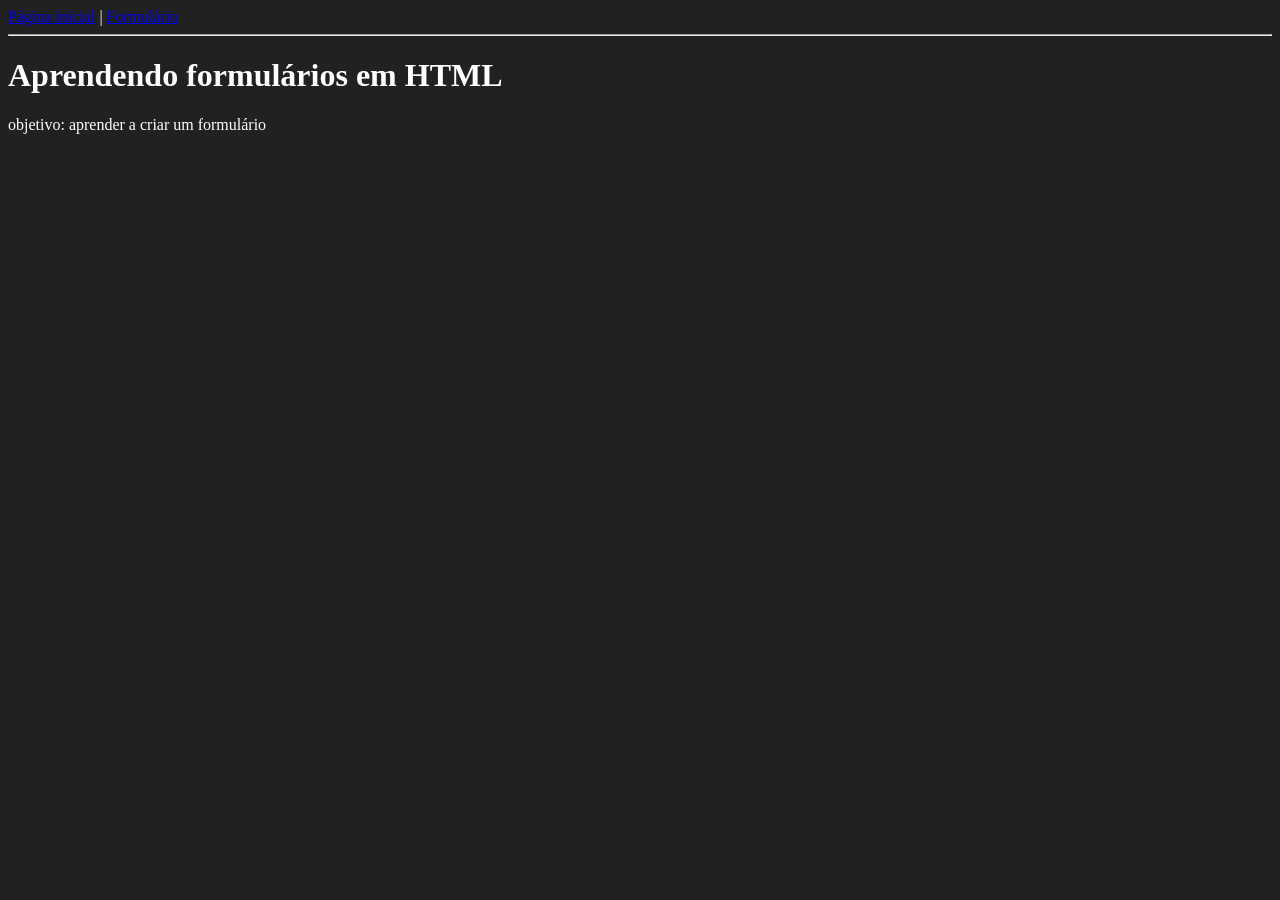
<file: AULA 03/index.html>
<!DOCTYPE html>
<html lang="pt-br">
<head>
    <meta charset="UTF-8">
    <meta name="viewport" content="width=device-width, initial-scale=1.0">
    <link rel="stylesheet" href="style.css">
    <title>Apendendo formulários</title>
</head>
<body>
    <nav>
        <a href="index.html">Página inicial</a> |
        <a href="formulário.html">Formulário</a>
    </nav>
    <hr>
    <main>
        <h1>Aprendendo formulários em HTML</h1>
        <p>objetivo: aprender a criar um formulário</p>
    </main>
</body>
</html>
</file>
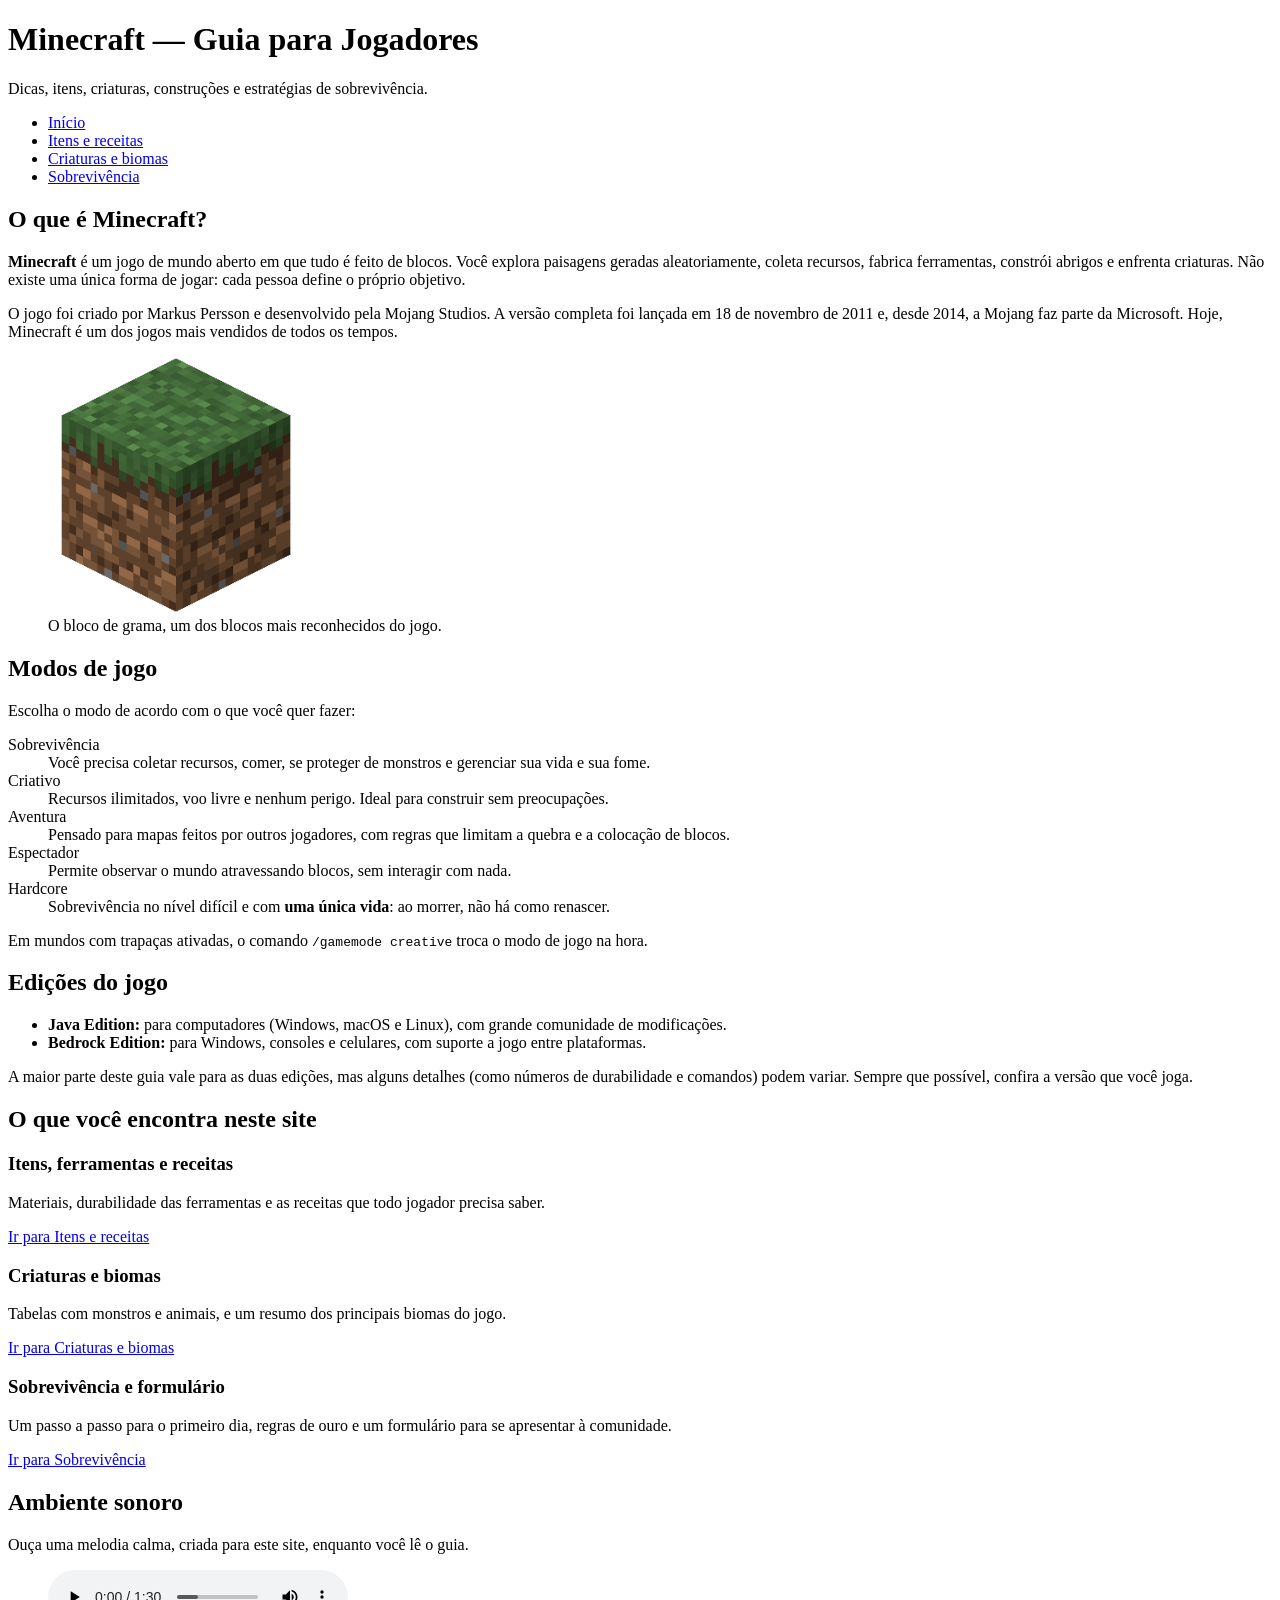
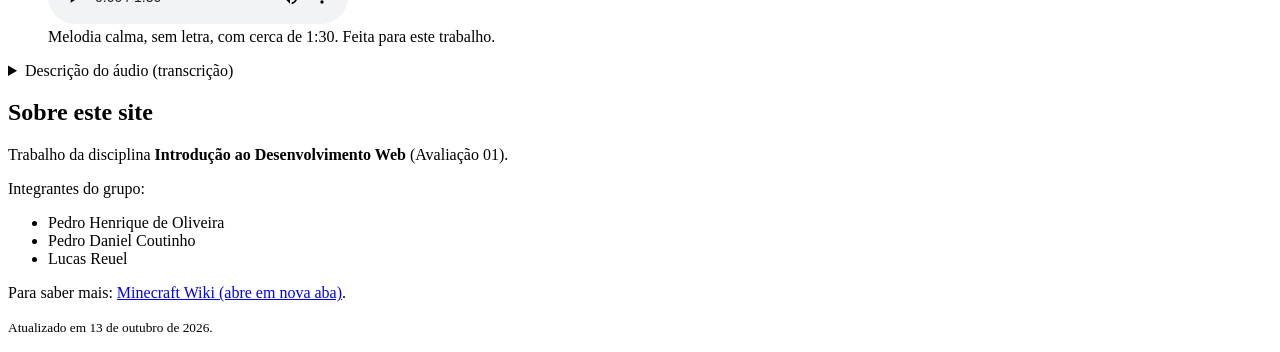
<file: AVALIACAO 01/index.html>
<!DOCTYPE html>
<html lang="pt-BR">
<head>
  <meta charset="UTF-8">
  <meta name="viewport" content="width=device-width, initial-scale=1.0">
  <meta name="description" content="Guia para jogadores de Minecraft: apresentação do jogo, modos, edições e um mapa do que você encontra em cada página do site.">
  <title>Início | Minecraft — Guia para Jogadores</title>
</head>
<body>
  <header>
    <h1>Minecraft — Guia para Jogadores</h1>
    <p>Dicas, itens, criaturas, construções e estratégias de sobrevivência.</p>
  </header>

  <nav aria-label="Menu principal">
    <ul>
      <li><a href="index.html">Início</a></li>
      <li><a href="itens.html">Itens e receitas</a></li>
      <li><a href="criaturas.html">Criaturas e biomas</a></li>
      <li><a href="sobrevivencia.html">Sobrevivência</a></li>
    </ul>
  </nav>

  <main>
    <section>
      <h2>O que é Minecraft?</h2>
      <p>
        <strong>Minecraft</strong> é um jogo de mundo aberto em que tudo é feito de blocos.
        Você explora paisagens geradas aleatoriamente, coleta recursos, fabrica ferramentas, constrói abrigos
        e enfrenta criaturas. Não existe uma única forma de jogar: cada pessoa define o próprio objetivo.
      </p>
      <p>
        O jogo foi criado por Markus Persson e desenvolvido pela Mojang Studios. A versão completa foi lançada em
        <time datetime="2011-11-18">18 de novembro de 2011</time> e, desde 2014, a Mojang faz parte da Microsoft.
        Hoje, Minecraft é um dos jogos mais vendidos de todos os tempos.
      </p>

      <figure>
        <img src="img/bloco-grama.png" width="256" height="256"
             alt="Ilustração de um bloco de grama em perspectiva: topo verde e laterais marrons com uma faixa verde na parte de cima.">
        <figcaption>O bloco de grama, um dos blocos mais reconhecidos do jogo.</figcaption>
      </figure>
    </section>

    <section>
      <h2>Modos de jogo</h2>
      <p>Escolha o modo de acordo com o que você quer fazer:</p>
      <dl>
        <dt>Sobrevivência</dt>
        <dd>Você precisa coletar recursos, comer, se proteger de monstros e gerenciar sua vida e sua fome.</dd>

        <dt>Criativo</dt>
        <dd>Recursos ilimitados, voo livre e nenhum perigo. Ideal para construir sem preocupações.</dd>

        <dt>Aventura</dt>
        <dd>Pensado para mapas feitos por outros jogadores, com regras que limitam a quebra e a colocação de blocos.</dd>

        <dt>Espectador</dt>
        <dd>Permite observar o mundo atravessando blocos, sem interagir com nada.</dd>

        <dt>Hardcore</dt>
        <dd>Sobrevivência no nível difícil e com <strong>uma única vida</strong>: ao morrer, não há como renascer.</dd>
      </dl>
      <p>
        Em mundos com trapaças ativadas, o comando <code>/gamemode creative</code> troca o modo de jogo
        na hora.
      </p>
    </section>

    <section>
      <h2>Edições do jogo</h2>
      <ul>
        <li><strong>Java Edition:</strong> para computadores (Windows, macOS e Linux), com grande comunidade de modificações.</li>
        <li><strong>Bedrock Edition:</strong> para Windows, consoles e celulares, com suporte a jogo entre plataformas.</li>
      </ul>
      <p>
        A maior parte deste guia vale para as duas edições, mas alguns detalhes (como números de durabilidade e
        comandos) podem variar. Sempre que possível, confira a versão que você joga.
      </p>
    </section>

    <section>
      <h2>O que você encontra neste site</h2>
      <article>
        <h3>Itens, ferramentas e receitas</h3>
        <p>Materiais, durabilidade das ferramentas e as receitas que todo jogador precisa saber.</p>
        <p><a href="itens.html">Ir para Itens e receitas</a></p>
      </article>
      <article>
        <h3>Criaturas e biomas</h3>
        <p>Tabelas com monstros e animais, e um resumo dos principais biomas do jogo.</p>
        <p><a href="criaturas.html">Ir para Criaturas e biomas</a></p>
      </article>
      <article>
        <h3>Sobrevivência e formulário</h3>
        <p>Um passo a passo para o primeiro dia, regras de ouro e um formulário para se apresentar à comunidade.</p>
        <p><a href="sobrevivencia.html">Ir para Sobrevivência</a></p>
      </article>
    </section>

    <section>
      <h2>Ambiente sonoro</h2>
      <p>Ouça uma melodia calma, criada para este site, enquanto você lê o guia.</p>
      <figure>
        <audio controls>
          <source src="media/melodia-calma.wav" type="audio/wav">
          Seu navegador não suporta o elemento de áudio.
          <a href="media/melodia-calma.wav">Baixe o arquivo de áudio</a>.
        </audio>
        <figcaption>Melodia calma, sem letra, com cerca de 1:30. Feita para este trabalho.</figcaption>
      </figure>
      <details>
        <summary>Descrição do áudio (transcrição)</summary>
        <p>
          “Wet Hands” é uma música instrumental da trilha sonora de Minecraft, composta por C418.<br>
          Com uma melodia suave e tranquila ao piano, transmite uma sensação de paz, nostalgia e solidão acolhedora,<br>
          combinando perfeitamente com a exploração e os momentos de tranquilidade dentro do jogo.
        </p>
      </details>
    </section>
  </main>

  <footer>
    <h2>Sobre este site</h2>
    <p>
      Trabalho da disciplina <strong>Introdução ao Desenvolvimento Web</strong> (Avaliação 01).
    </p>
    <p>Integrantes do grupo:</p>
    <ul>
      <li>Pedro Henrique de Oliveira</li>
      <li>Pedro Daniel Coutinho</li>
      <li>Lucas Reuel</li>
    </ul>
    <p>
      Para saber mais:
      <a href="https://pt.minecraft.wiki/" target="_blank" rel="noopener noreferrer">Minecraft Wiki (abre em nova aba)</a>.
    </p>
    <p><small>Atualizado em <time datetime="2026-10-13">13 de outubro de 2026</time>.</small></p>
  </footer>
</body>
</html>
</file>
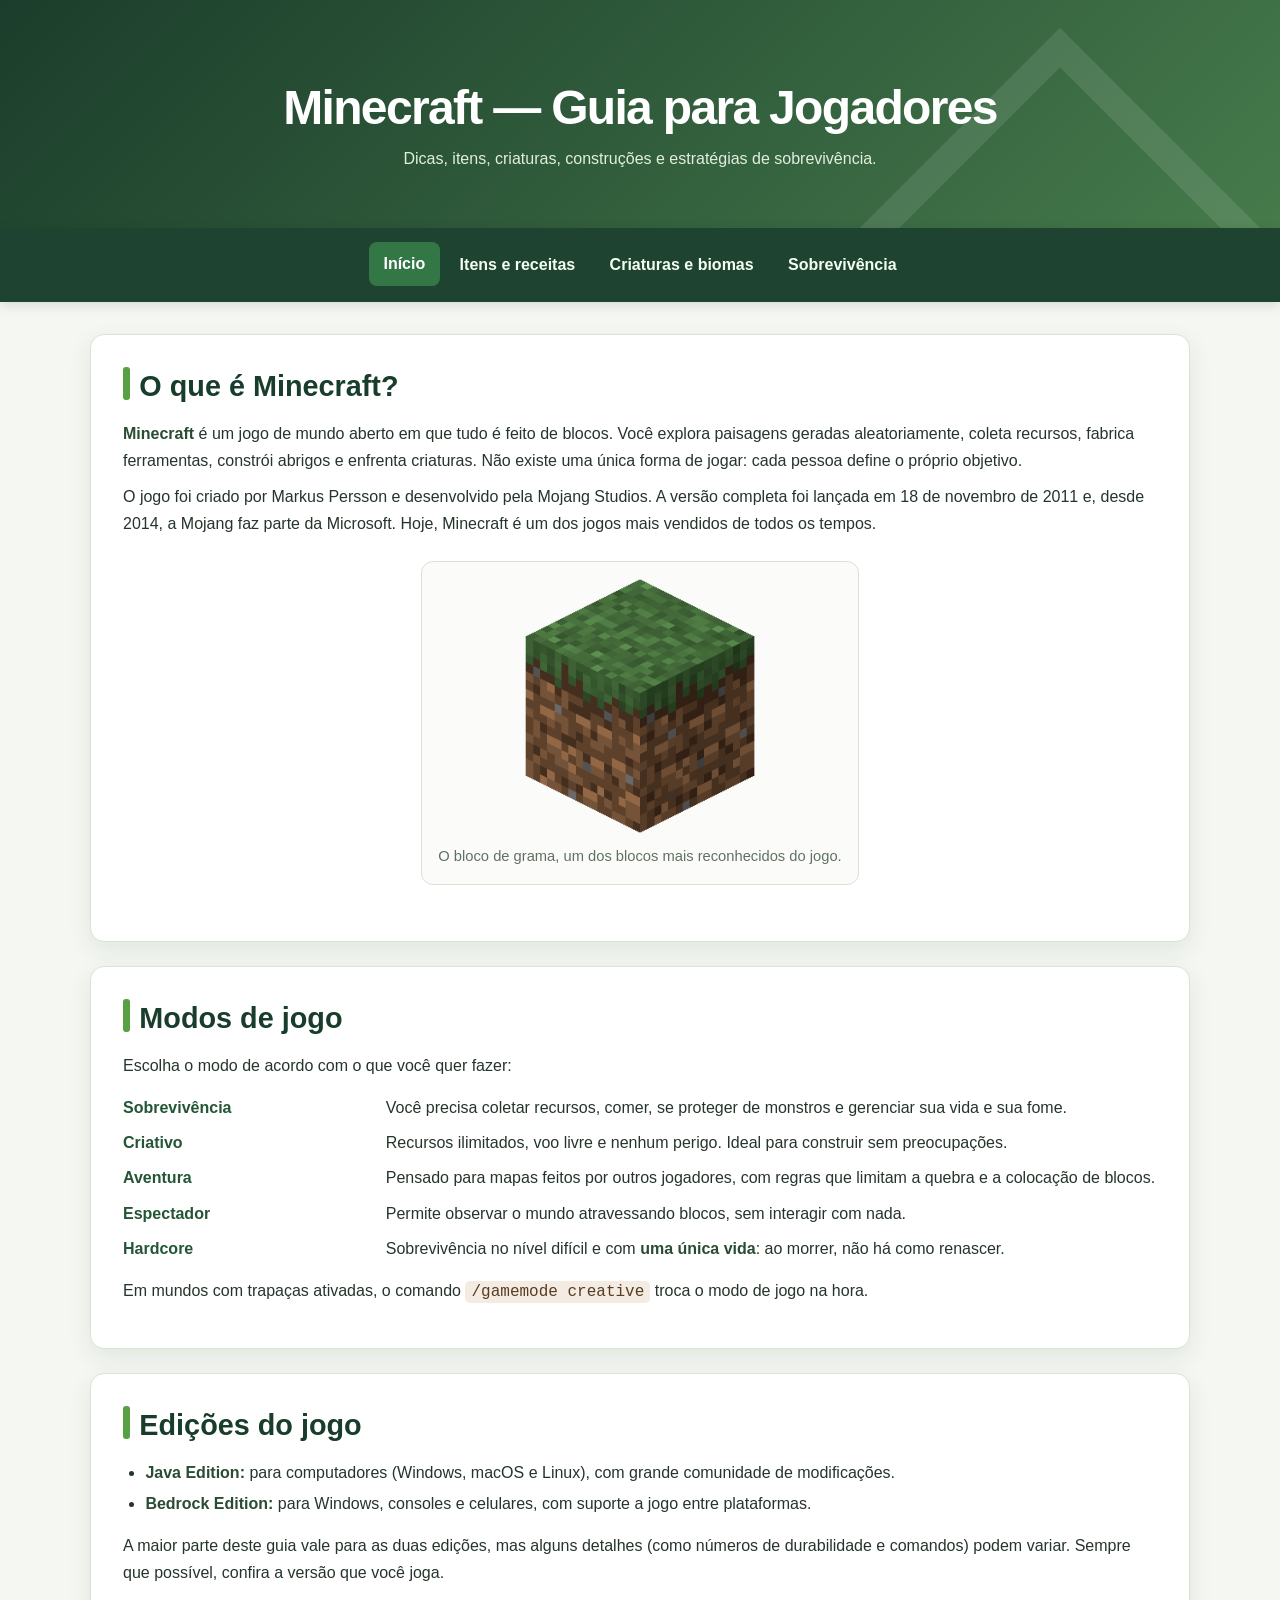
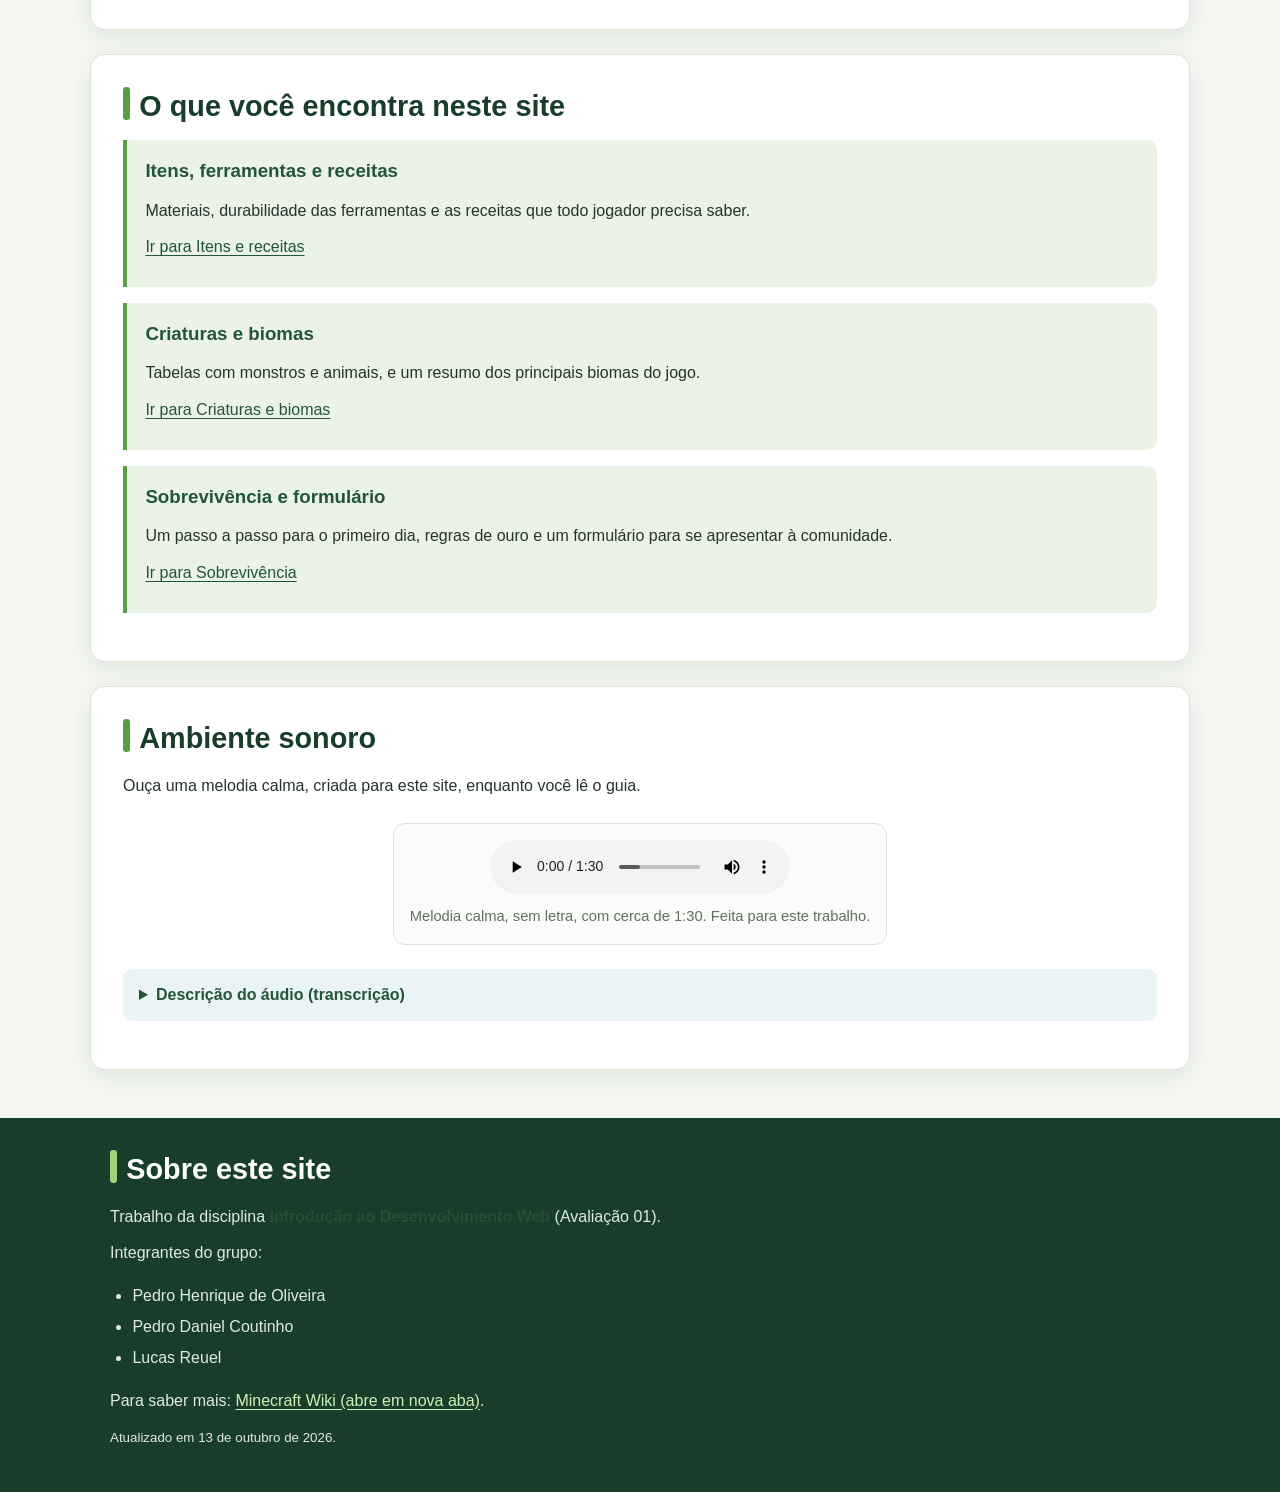
<file: AVALIACAO 2 E 3/index.html>
<!DOCTYPE html>
<html lang="pt-BR">
<head>
  <meta charset="UTF-8">
  <meta name="viewport" content="width=device-width, initial-scale=1.0">
  <meta name="description" content="Guia para jogadores de Minecraft: apresentação do jogo, modos, edições e um mapa do que você encontra em cada página do site.">
  <title>Início | Minecraft — Guia para Jogadores</title>
  <link rel="stylesheet" href="styles/style.css">
  <script src="script/script.js" defer></script>
</head>
<body>
  <header>
    <h1>Minecraft — Guia para Jogadores</h1>
    <p>Dicas, itens, criaturas, construções e estratégias de sobrevivência.</p>
  </header>

  <nav aria-label="Menu principal">
    <ul>
      <li><a href="index.html">Início</a></li>
      <li><a href="itens.html">Itens e receitas</a></li>
      <li><a href="criaturas.html">Criaturas e biomas</a></li>
      <li><a href="sobrevivencia.html">Sobrevivência</a></li>
    </ul>
  </nav>

  <main>
    <section>
      <h2>O que é Minecraft?</h2>
      <p>
        <strong>Minecraft</strong> é um jogo de mundo aberto em que tudo é feito de blocos.
        Você explora paisagens geradas aleatoriamente, coleta recursos, fabrica ferramentas, constrói abrigos
        e enfrenta criaturas. Não existe uma única forma de jogar: cada pessoa define o próprio objetivo.
      </p>
      <p>
        O jogo foi criado por Markus Persson e desenvolvido pela Mojang Studios. A versão completa foi lançada em
        <time datetime="2011-11-18">18 de novembro de 2011</time> e, desde 2014, a Mojang faz parte da Microsoft.
        Hoje, Minecraft é um dos jogos mais vendidos de todos os tempos.
      </p>

      <figure>
        <img src="img/bloco-grama.png" width="256" height="256"
             alt="Ilustração de um bloco de grama em perspectiva: topo verde e laterais marrons com uma faixa verde na parte de cima.">
        <figcaption>O bloco de grama, um dos blocos mais reconhecidos do jogo.</figcaption>
      </figure>
    </section>

    <section>
      <h2>Modos de jogo</h2>
      <p>Escolha o modo de acordo com o que você quer fazer:</p>
      <dl>
        <dt>Sobrevivência</dt>
        <dd>Você precisa coletar recursos, comer, se proteger de monstros e gerenciar sua vida e sua fome.</dd>

        <dt>Criativo</dt>
        <dd>Recursos ilimitados, voo livre e nenhum perigo. Ideal para construir sem preocupações.</dd>

        <dt>Aventura</dt>
        <dd>Pensado para mapas feitos por outros jogadores, com regras que limitam a quebra e a colocação de blocos.</dd>

        <dt>Espectador</dt>
        <dd>Permite observar o mundo atravessando blocos, sem interagir com nada.</dd>

        <dt>Hardcore</dt>
        <dd>Sobrevivência no nível difícil e com <strong>uma única vida</strong>: ao morrer, não há como renascer.</dd>
      </dl>
      <p>
        Em mundos com trapaças ativadas, o comando <code>/gamemode creative</code> troca o modo de jogo
        na hora.
      </p>
    </section>

    <section>
      <h2>Edições do jogo</h2>
      <ul>
        <li><strong>Java Edition:</strong> para computadores (Windows, macOS e Linux), com grande comunidade de modificações.</li>
        <li><strong>Bedrock Edition:</strong> para Windows, consoles e celulares, com suporte a jogo entre plataformas.</li>
      </ul>
      <p>
        A maior parte deste guia vale para as duas edições, mas alguns detalhes (como números de durabilidade e
        comandos) podem variar. Sempre que possível, confira a versão que você joga.
      </p>
    </section>

    <section>
      <h2>O que você encontra neste site</h2>
      <article>
        <h3>Itens, ferramentas e receitas</h3>
        <p>Materiais, durabilidade das ferramentas e as receitas que todo jogador precisa saber.</p>
        <p><a href="itens.html">Ir para Itens e receitas</a></p>
      </article>
      <article>
        <h3>Criaturas e biomas</h3>
        <p>Tabelas com monstros e animais, e um resumo dos principais biomas do jogo.</p>
        <p><a href="criaturas.html">Ir para Criaturas e biomas</a></p>
      </article>
      <article>
        <h3>Sobrevivência e formulário</h3>
        <p>Um passo a passo para o primeiro dia, regras de ouro e um formulário para se apresentar à comunidade.</p>
        <p><a href="sobrevivencia.html">Ir para Sobrevivência</a></p>
      </article>
    </section>

    <section>
      <h2>Ambiente sonoro</h2>
      <p>Ouça uma melodia calma, criada para este site, enquanto você lê o guia.</p>
      <figure>
        <audio controls>
          <source src="media/melodia-calma.wav" type="audio/wav">
          Seu navegador não suporta o elemento de áudio.
          <a href="media/melodia-calma.wav">Baixe o arquivo de áudio</a>.
        </audio>
        <figcaption>Melodia calma, sem letra, com cerca de 1:30. Feita para este trabalho.</figcaption>
      </figure>
      <details>
        <summary>Descrição do áudio (transcrição)</summary>
        <p>
          “Wet Hands” é uma música instrumental da trilha sonora de Minecraft, composta por C418.<br>
          Com uma melodia suave e tranquila ao piano, transmite uma sensação de paz, nostalgia e solidão acolhedora,<br>
          combinando perfeitamente com a exploração e os momentos de tranquilidade dentro do jogo.
        </p>
      </details>
    </section>
  </main>

  <footer>
    <h2>Sobre este site</h2>
    <p>
      Trabalho da disciplina <strong>Introdução ao Desenvolvimento Web</strong> (Avaliação 01).
    </p>
    <p>Integrantes do grupo:</p>
    <ul>
      <li>Pedro Henrique de Oliveira</li>
      <li>Pedro Daniel Coutinho</li>
      <li>Lucas Reuel</li>
    </ul>
    <p>
      Para saber mais:
      <a href="https://pt.minecraft.wiki/" target="_blank" rel="noopener noreferrer">Minecraft Wiki (abre em nova aba)</a>.
    </p>
    <p><small>Atualizado em <time datetime="2026-10-13">13 de outubro de 2026</time>.</small></p>
  </footer>
</body>
</html>
</file>
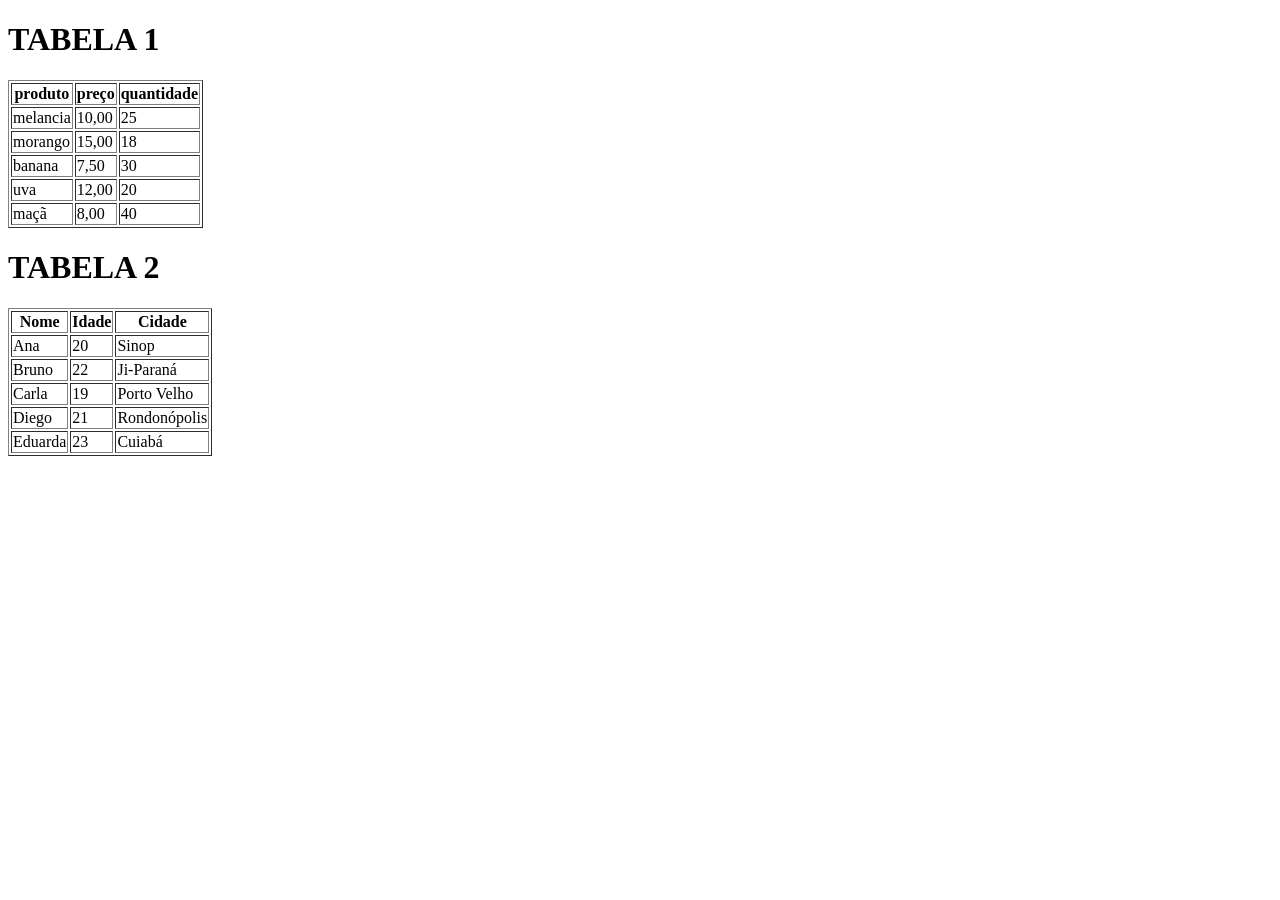
<file: aula-1.html>
<!DOCTYPE html>
<html lang="en">
<head>
    <meta charset="UTF-8">
    <meta name="viewport" content="width=device-width, initial-scale=1.0">
    <title>Document</title>
</head>
<body>
    <h1>TABELA 1</h1>
    <table border="1">
        <thead>
            <tr>
                <th>produto</th>
                <th>preço</th>
                <th>quantidade</th>
            </tr>
        </thead>
        <tbody>
            <tr>
                <td>melancia</td>
                <td>10,00</td>
                <td>25</td>
            </tr>
            <tr>
                <td>morango</td>
                <td>15,00</td>
                <td>18</td>
            </tr>
            <tr>
                <td>banana</td>
                <td>7,50</td>
                <td>30</td>
            </tr>
            <tr>
                <td>uva</td>
                <td>12,00</td>
                <td>20</td>
            </tr>
            <tr>
                <td>maçã</td>
                <td>8,00</td>
                <td>40</td>
            </tr>
        </tbody>
    </table>
    <h1>TABELA 2</h1>
    <table border="1">
        <thead>
            <tr>
                <th>Nome</th>
                <th>Idade</th>
                <th>Cidade</th>
            </tr>
        </thead>
        <tbody>
            <tr>
                <td>Ana</td>
                <td>20</td>
                <td>Sinop</td>
            </tr>
            <tr>
                <td>Bruno</td>
                <td>22</td>
                <td>Ji-Paraná</td>
            </tr>
            <tr>
                <td>Carla</td>
                <td>19</td>
                <td>Porto Velho</td>
            </tr>
            <tr>
                <td>Diego</td>
                <td>21</td>
                <td>Rondonópolis</td>
            </tr>
            <tr>
                <td>Eduarda</td>
                <td>23</td>
                <td>Cuiabá</td>
            </tr>
        </tbody>
    </table>
</body>
</html>
</file>
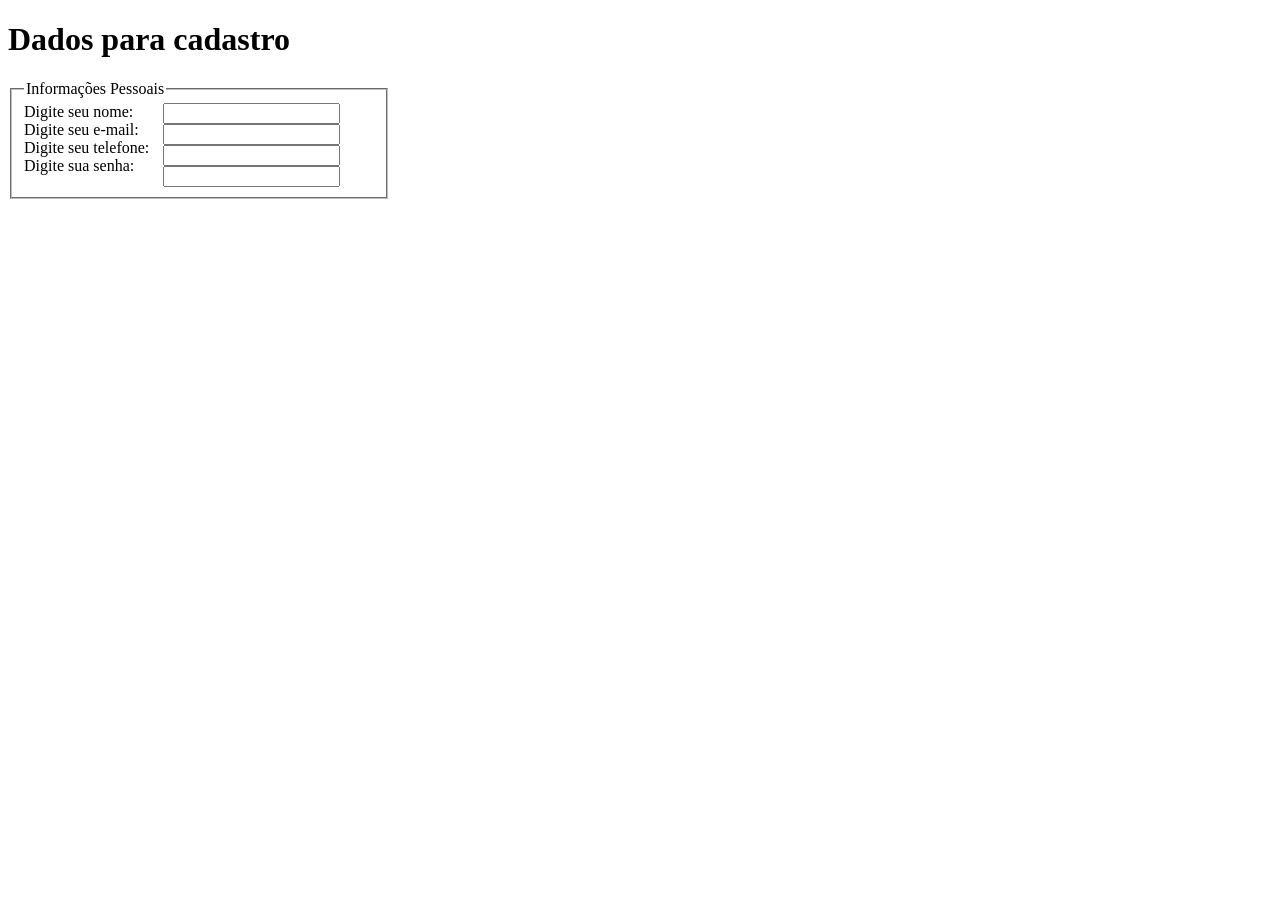
<file: site-treino.html>
<!DOCTYPE html>
<html lang="pt-br">
<head>
    <meta charset="UTF-8">
    <meta name="viewport" content="width=device-width, initial-scale=1.0">
    <link rel="stylesheet" href="style.css">
    <title>titulo da página</title>
</head>
<body>
    <h1>Dados para cadastro</h1>
    <form action="https://ivanpires.dev/processa.php" method="post">
        <fieldset>
            <legend>Informações Pessoais</legend>
            <div class="labels">
                <label for="nome">Digite seu nome:</label>
                <label for="email">Digite seu e-mail:</label>
                <label for="telefone">Digite seu telefone:</label>
                <label for="senha">Digite sua senha:</label>
            </div>
            <div class="inputs">
                <input type="text" name="nome" id="nome">
                <input type="email" name="email" id="email">
                <input type="text" name="telefone" id="telefone"
                minlength="15" 
                maxlength="15" 
                pattern="\(d{2}\)\d{1}\s\d{4}\-\d{4}">
                <input type="password" name="senha" id="senha" minlength="4">
            </div>
        </fieldset>

    </form>
</body>
</html>
</file>
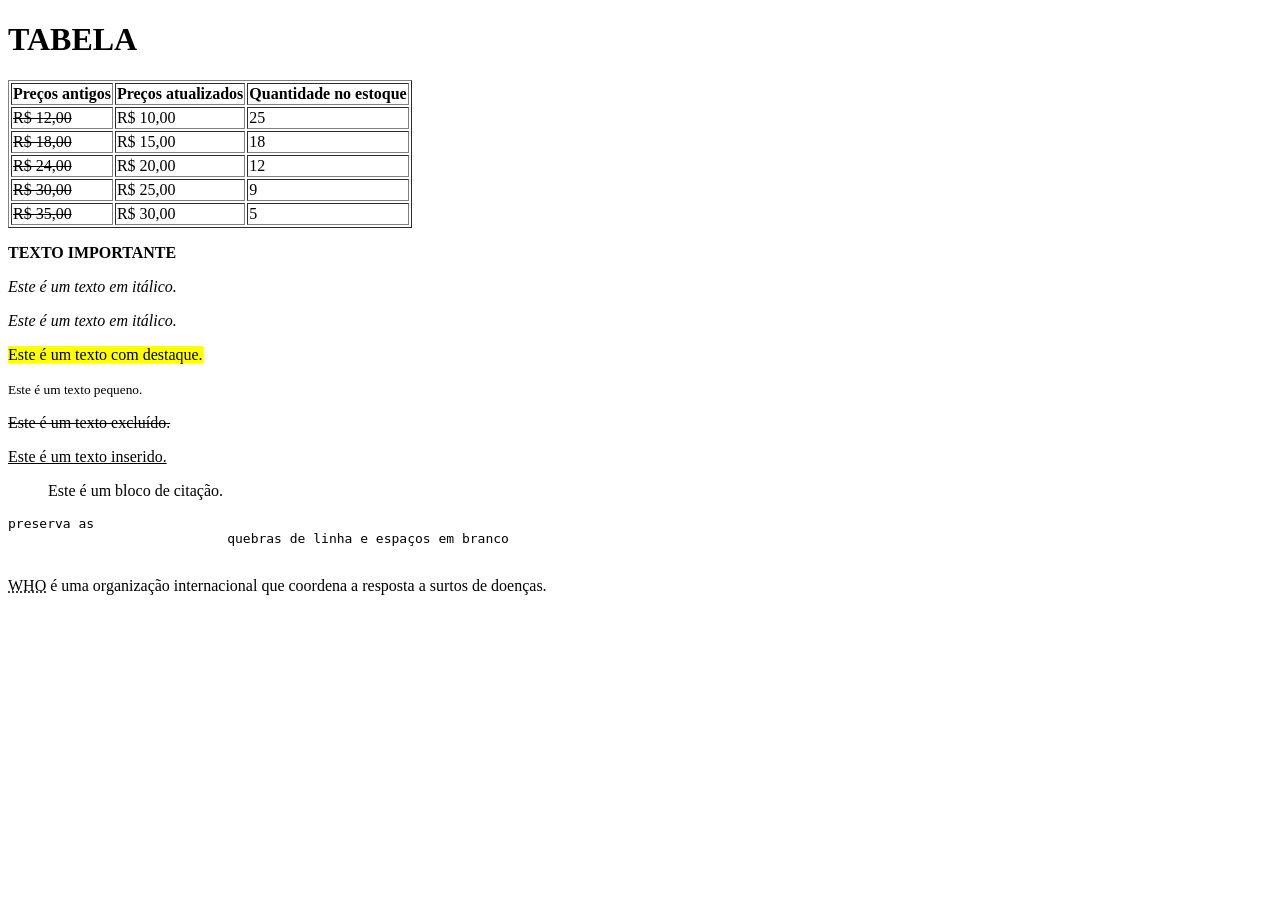
<file: site_teste.html>
<!DOCTYPE html>
<html lang="en">
<head>
    <meta charset="UTF-8">
    <meta name="viewport" content="width=device-width, initial-scale=1.0">
    <title>meu site teste</title>
</head>
<body>
    <h1>TABELA</h1>
    <table border="1">
        <thead>
            <tr>
                <th>Preços antigos</th>
                <th>Preços atualizados</th>
                <th>Quantidade no estoque</th>
            </tr>
        </thead>
        <tbody>
            <tr>
                <td><del>R$ 12,00</del></td>
                <td>R$ 10,00</td>
                <td>25</td>
            </tr>
            <tr>
                <td><del>R$ 18,00</del></td>
                <td>R$ 15,00</td>
                <td>18</td>
            </tr>
            <tr>
                <td><del>R$ 24,00</del></td>
                <td>R$ 20,00</td>
                <td>12</td>
            </tr>
            <tr>
                <td><del>R$ 30,00</del></td>
                <td>R$ 25,00</td>
                <td>9</td>
            </tr>
            <tr>
                <td><del>R$ 35,00</del></td>
                <td>R$ 30,00</td>
                <td>5</td>
            </tr>
        </tbody>
    </table>
    <p><strong>TEXTO IMPORTANTE</strong></p>
    <p><em>Este é um texto em itálico.</em></p>
    <p><i>Este é um texto em itálico.</i></p>
    <p><mark>Este é um texto com destaque.</mark></p>
    <p><small>Este é um texto pequeno.</small></p>
    <p><del>Este é um texto excluído.</del></p>
    <p><ins>Este é um texto inserido.</ins></p>
    <blockquote cite="https://www.example.com">
        <p>Este é um bloco de citação.</p>
    </blockquote>
    <pre><code>preserva as
                            quebras de linha e espaços em branco
    </code></pre>
    <p><abbr title="World Health Organization">WHO</abbr> é uma organização internacional que coordena a resposta a surtos de doenças.</p>
</body>
</html>
</file>
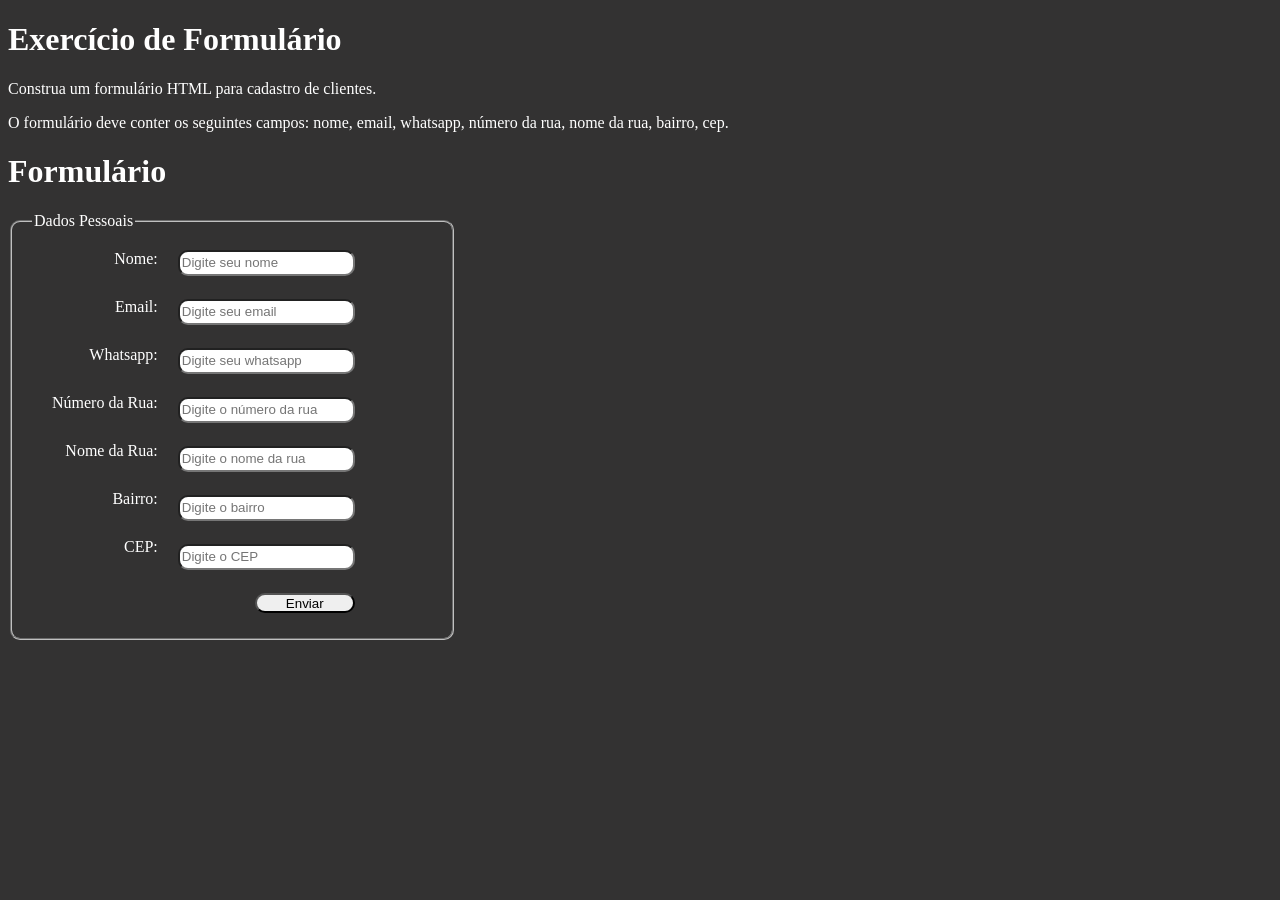
<file: AULA 03/exercício1.html>
<!DOCTYPE html>
<html lang='pt-br'>
<head>
    <meta charset='utf-8'>
    <meta name='viewport' content='width=device-width, initial-scale=1'>
    <title>Exercício</title>
    <style>
        fieldset{
            border-radius: 10px;
            padding: 20px;
            margin-bottom: 20px;
            width: 400px;
        }
        body{
            background-color: #333232;
            color: white;
        }
        input{
            height: 20px;
            border-radius: 10px;
            display: block;
            margin-bottom: 5px;
        }
        label{
            display: block;
            margin-bottom: 12px;
        }
        nav{
            display: flex;
            
        }
        div{
            display: flex;
            flex-direction: column;
            align-items: flex-end;
            margin-left: 20px;
        }
        .botao{
            width: 100px;
        }
    </style>
</head>
<body>
    <h1>Exercício de Formulário</h1>
    <p>Construa um formulário HTML para cadastro de clientes.</p>
    <p>O formulário deve conter os seguintes campos:
         nome, email, whatsapp, número da rua, nome da rua, bairro, cep.</p>
    
    <h1>Formulário</h1>
    <form action="https://ivanpires.dev/processa.php" method="post">
        <fieldset>
            <legend>Dados Pessoais</legend>
            <nav>
                <div>
                    <label for="nome">Nome: </label>
                    <br>
                    <label for="email">Email: </label>
                    <br>
                    <label for="whatsapp">Whatsapp:</label>
                    <br>
                    <label for="numero-rua">Número da Rua:</label>
                    <br>
                    <label for="nome-rua">Nome da Rua:</label>
                    <br>
                    <label for="bairro">Bairro:</label>
                    <br>
                    <label for="cep">CEP:</label>
                </div>
                <div>
                    <input id="nome" name="nome" type="text" placeholder="Digite seu nome">
                    <br>
                    <input id="email" name="email" type="email" placeholder="Digite seu email" required>
                    <br>
                    <input id="whatsapp" name="whatsapp" type="tel" placeholder="Digite seu whatsapp">
                    <br>
                    <input id="numero-rua" name="numero-rua" type="number" placeholder="Digite o número da rua">
                    <br>
                    <input id="nome-rua" name="nome-rua" type="text" placeholder="Digite o nome da rua">
                    <br>
                    <input id="bairro" name="bairro" type="text" placeholder="Digite o bairro">
                    <br>
                    <input id="cep" name="cep" type="text" placeholder="Digite o CEP" maxlength="8">
                    <br>
                    <input class="botao" type="submit" name="enviar" value="Enviar">
                </div>
            </nav>
        </fieldset>
    </form>
</body>

</html>
</file>
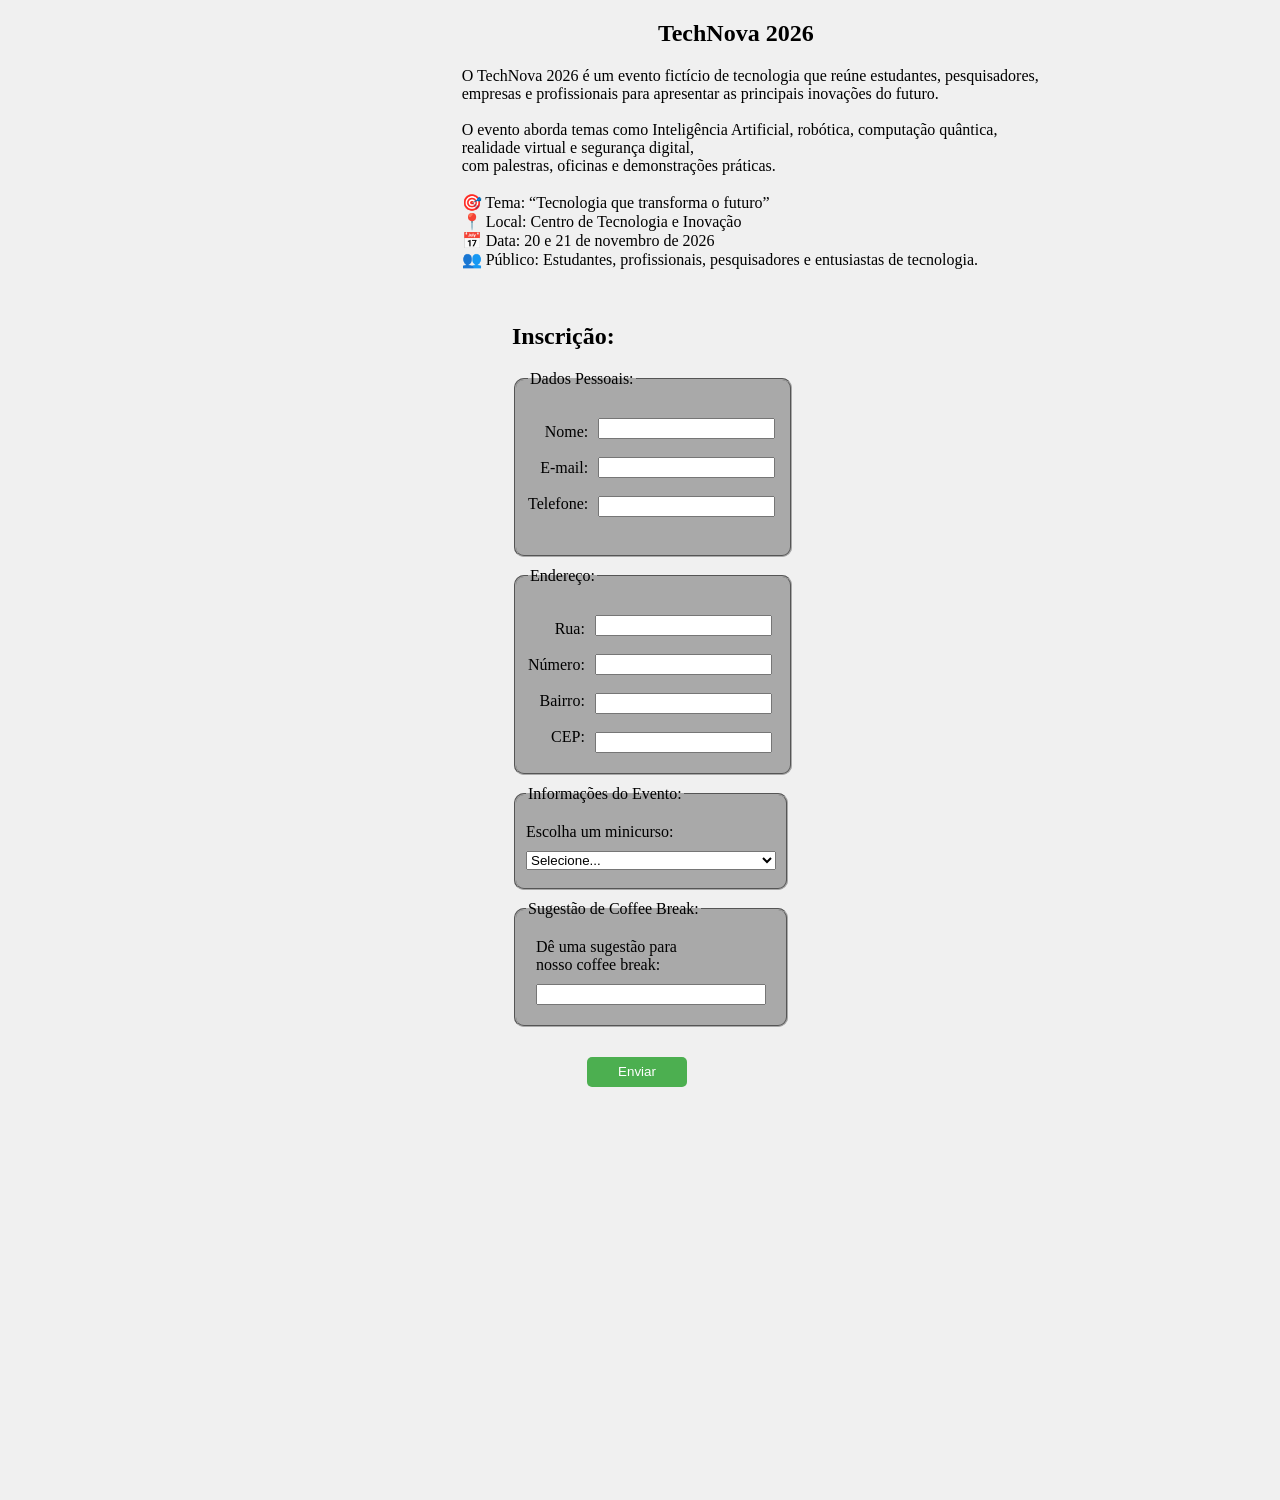
<file: AULA 04/desafio.html>
<!DOCTYPE html>
<html lang='pt-br'>
<head>
    <meta charset='utf-8'>
    <meta name='viewport' content='width=device-width, initial-scale=1'>
    <title>DESAFIO</title>
    <link rel='stylesheet' href='style.css'>
</head>
<body>
    <!-- DESAFIO: 
        CRIE UMA PÁGINA (LANDPAGE) CONTENDO:
        - NOME DO EVENTO
        - TEXTO ALEATÓRIO SIMULANDO INFORMAÇÕES DO EVENTO
        - INSCRIÇÃO

        A INSCRIÇÃO DEVE CONTER:
        - NOME, E-MAIL E TELEFONE, ENDEREÇO COM CEP.
        - ESCOLHER UM MIICURSO (HTML, CSS OU JAVASCRIPT).
        - ESCOLHER SUGESTÃO DE COFFE BREAK (CAFÉ, CHÁ, SUCO, ...)
        
        - FAÇA REGEX PARA O CEP E TELEFONE, PARA VALIDAR OS DADOS.
        
    -->
    <nav>
        <div id="header">
            <div id="titulo-pagina">
                <h1>TechNova 2026</h1>
            </div>
            <div id="descricao">
                <p> O TechNova 2026 é um evento fictício de tecnologia que reúne estudantes, pesquisadores,<br>
                    empresas e profissionais para apresentar as principais inovações do futuro.<br>
                    <br>
                    O evento aborda temas como Inteligência Artificial, robótica, computação quântica,<br>
                    realidade virtual e segurança digital,<br>
                    com palestras, oficinas e demonstrações práticas.<br>
                    <br>
                    🎯 Tema: “Tecnologia que transforma o futuro”<br>
                    📍 Local: Centro de Tecnologia e Inovação<br>
                    📅 Data: 20 e 21 de novembro de 2026<br>
                    👥 Público: Estudantes, profissionais, pesquisadores e entusiastas de tecnologia.
                </p>
            </div>
        </div>
    </nav>
    <main>
        <br>
        <div id="geral">
            <h2>Inscrição:</h2>
            <form action="https://ivanpires.dev/processa.php" method="post">
                <fieldset id="dados-pessoais">
                    <legend>Dados Pessoais:</legend>
                    <div class="labels">
                        <label for="nome">Nome:</label>
                        <br>
                        <label for="email">E-mail:</label>
                        <br>
                        <label for="telefone">Telefone:</label>
                    </div>
                    <div class="inputs">
                        <input type="text" name="nome" id="nome" required>
                        <br>
                        <input type="email" name="email" id="email" required>
                        <br>
                        <input type="text" name="telefone" id="telefone" required
                        maxlength="15"
                        minlength="15"
                        pattern="\(\d{2}\)\d\s\d{4}\-\d{4}"
                        >
                        <br>
                    </div>
                </fieldset>
                <fieldset id="endereco">
                    <legend>Endereço:</legend>
                    <div class="labels">
                        <label for="rua">Rua:</label>
                        <br>
                        <label for="numero">Número:</label>
                        <br>
                        <label for="bairro">Bairro:</label>
                        <br>
                        <label for="cep">CEP:</label>
                    </div>
                    <div class="inputs">
                        <input type="text" name="rua" id="rua" required>
                        <br>
                        <input type="text" name="numero" id="numero" required>
                        <br>
                        <input type="text" name="bairro" id="bairro" required>
                        <br>
                        <input type="text" name="cep" id="cep" required
                        maxlength="9"
                        minlength="9"
                        pattern="\d{5}-\d{3}"
                        >
                    </div>
                </fieldset>
                <fieldset id="informacoes-evento">
                    <legend>Informações do Evento:</legend>
                    <div class="labels">
                        <label for="minicurso">Escolha um minicurso:</label>
                    </div>
                    <div class="inputs">
                        <select name="minicurso" id="minicurso" required>
                            <option value="">Selecione...</option>
                            <option value="introducao-ia">Introdução à Inteligência Artificial</option>
                            <option value="desenvolvimento-web">Desenvolvimento Web</option>
                            <option value="programacao-python">Programação em Python</option>
                        </select>
                    </div>
                    <br>
                </fieldset>
                <fieldset id="sugestao-coffe-break">
                    <legend>Sugestão de Coffee Break:</legend>
                    <div class="labels">
                        <label for="coffe-break">Dê uma sugestão para<br> nosso coffee break:</label>
                    </div>
                    <div class="inputs">
                        <input type="text" name="coffe-break" id="coffe-break" list="opcoes" required>
                        <datalist id="opcoes">
                            <option value="">Selecione...</option>
                            <option value="cafe">Café</option>
                            <option value="cha">Chá</option>
                            <option value="suco">Suco</option>
                        </datalist>
                    </div>
                </fieldset>
                <div id="enviar">
                    <input type="submit" value="Enviar">
                </div>
            </form>
        </div>
    </main>
</body>
</html>
</file>
<file: AULA 03/style.css>
body{
    background-color: rgb(33, 33, 33);
    color: white;
}
</file>
<file: AVALIACAO 2 E 3/styles/style.css>
/* Minecraft — Guia para Jogadores | Avaliação 02 */
:root{--verde-900:#183d2b;--verde-800:#245536;--verde-700:#347747;--verde-500:#58a044;--verde-100:#eaf3e5;--terra-100:#f4ece3;--texto:#26352b;--suave:#607064;--fundo:#f5f7f2;--borda:#d9e3d6;--sombra:0 8px 24px rgba(24,61,43,.09);--raio:14px;font-family:"Trebuchet MS",Arial,sans-serif}
*{box-sizing:border-box}html{scroll-behavior:smooth;scroll-padding-top:1rem}
body{margin:0;color:var(--texto);background:var(--fundo);font-size:16px;line-height:1.65}
img,audio{max-width:100%}img{height:auto}a{color:var(--verde-800);text-underline-offset:3px}a:hover{color:#80502e}
a:focus-visible,button:focus-visible,input:focus-visible,select:focus-visible,textarea:focus-visible,summary:focus-visible{outline:3px solid #e2a93b;outline-offset:3px;border-radius:5px}
::selection{color:#fff;background:var(--verde-700)}
body>header{position:relative;isolation:isolate;overflow:hidden;padding:clamp(2.5rem,7vw,5rem) 1.25rem 3.5rem;color:#fff;text-align:center;background:linear-gradient(135deg,rgba(20,55,37,.97),rgba(55,112,61,.92))}
body>header::after{content:"";position:absolute;z-index:-1;width:230px;height:230px;right:6%;bottom:-145px;border:28px solid rgba(255,255,255,.1);transform:rotate(45deg)}
body>header h1{max-width:950px;margin:0 auto .5rem;font-size:clamp(1.8rem,4vw,3rem);line-height:1.15;letter-spacing:-.035em}
body>header p{max-width:760px;margin:.65rem auto 0;color:#e1efdf}
body>nav{position:sticky;z-index:20;top:0;background:rgba(24,61,43,.97);box-shadow:0 3px 12px rgba(0,0,0,.13)}
body>nav ul{display:flex;flex-wrap:wrap;justify-content:center;align-items:center;gap:.35rem;max-width:1120px;margin:0 auto;padding:.65rem 1rem;list-style:none}
body>nav a{display:block;padding:.55rem .9rem;border-radius:8px;color:#f4fff1;font-weight:700;text-decoration:none;transition:background .2s,transform .2s}
body>nav a:hover,body>nav a[aria-current=page]{color:#fff;background:var(--verde-700);transform:translateY(-1px)}
main{width:min(1100px,calc(100% - 2rem));margin:2rem auto 3rem}
main>section{margin:0 0 1.5rem;padding:clamp(1.15rem,3vw,2rem);border:1px solid var(--borda);border-radius:var(--raio);background:#fff;box-shadow:var(--sombra)}
h2{margin:0 0 1rem;color:var(--verde-900);font-size:clamp(1.35rem,2.5vw,1.8rem);line-height:1.25}
h2::before{content:"";display:inline-block;width:.42rem;height:1.15em;margin:0 .6rem -.15em 0;border-radius:3px;background:var(--verde-500)}
h3{color:var(--verde-800);margin:1.2rem 0 .45rem}p{margin:.65rem 0}strong{color:#294c32}
code{padding:.12rem .38rem;border-radius:5px;color:#563c22;background:var(--terra-100);overflow-wrap:anywhere}
figure{display:flex;flex-direction:column;align-items:center;gap:.6rem;margin:1.5rem auto;padding:1rem;width:fit-content;max-width:100%;border:1px solid var(--borda);border-radius:12px;background:#fbfcf9}
figure img{max-height:260px;object-fit:contain}figcaption{color:var(--suave);font-size:.92rem;text-align:center}
dl{display:grid;grid-template-columns:minmax(125px,.32fr) 1fr;gap:.55rem 1rem;margin:1rem 0}dt{color:var(--verde-800);font-weight:800}dd{margin:0}
article{margin:1rem 0;padding:1rem 1.15rem;border-left:4px solid var(--verde-500);border-radius:0 10px 10px 0;background:var(--verde-100)}
article h3:first-child{margin-top:0}ol,ul{padding-left:1.4rem}li{margin:.3rem 0}
blockquote{margin:1rem 0 .35rem;padding:1rem 1.25rem;border-left:5px solid #80502e;background:var(--terra-100);color:#513b2b;font-size:1.12rem;font-weight:700}blockquote p{margin:0}
table{width:100%;margin:1.2rem 0;border-collapse:collapse;border:1px solid var(--borda);font-size:.94rem}
caption{padding:.7rem;color:var(--verde-900);font-weight:800;text-align:left}
th,td{padding:.75rem .8rem;border:1px solid var(--borda);text-align:left;vertical-align:top}
thead{color:#fff;background:var(--verde-800)}tbody tr:nth-child(even){background:#f0f5ed}tbody tr:hover{background:#e3efdc}tbody th{color:var(--verde-900)}
.table-filter{display:flex;flex-wrap:wrap;align-items:center;gap:.65rem;margin:1rem 0 .5rem;padding:.85rem;border:1px solid var(--borda);border-radius:10px;background:#eaf4f7}
.table-filter label{font-weight:700}.table-filter input{flex:1 1 220px;min-width:0;padding:.7rem .8rem;border:1px solid #aabdaf;border-radius:8px;font:inherit;background:#fff}
.filter-status,.form-feedback{flex-basis:100%;min-height:1.5em;margin:.1rem 0;color:var(--verde-800);font-weight:700}[hidden]{display:none!important}
form{margin-top:1rem}fieldset{min-width:0;margin:1rem 0;padding:1rem;border:1px solid var(--borda);border-radius:10px}
legend{padding:0 .45rem;color:var(--verde-800);font-weight:800}label{font-weight:600}
input:not([type=checkbox]):not([type=radio]):not([type=range]):not([type=color]),select,textarea{max-width:100%;padding:.7rem .8rem;border:1px solid #aabdaf;border-radius:8px;font:inherit;background:#fff}
input[type=checkbox],input[type=radio],input[type=range]{accent-color:var(--verde-700)}
button{margin:.25rem .35rem .25rem 0;padding:.7rem 1.15rem;border:0;border-radius:8px;color:#fff;background:var(--verde-800);font:inherit;font-weight:800;cursor:pointer;transition:background .2s,transform .2s}
button:hover{background:var(--verde-500);transform:translateY(-1px)}button[type=reset]{color:var(--verde-900);background:var(--terra-100)}
form p{margin:.85rem 0}form p>label{display:inline-block;margin-bottom:.25rem}
form input[type=text],form input[type=email],form input[type=date],form input[type=number],form input[type=url],form select,form textarea{width:min(100%,520px)}
form textarea{resize:vertical}details{margin:1rem 0;padding:.8rem 1rem;border-radius:9px;background:#eaf4f7}
summary{color:var(--verde-800);font-weight:800;cursor:pointer}
body>footer{padding:2rem max(1rem,calc((100% - 1060px)/2));color:#eaf4e8;background:var(--verde-900)}
body>footer h2{color:#fff}body>footer h2::before{background:#a5cf77}body>footer a{color:#d2edb7}body>footer p,body>footer li{color:#e0ebdf}
@media(max-width:700px){body{font-size:15px}body>header{padding:2.2rem 1rem 2.5rem}body>nav{position:static}body>nav ul{gap:.2rem;padding:.55rem}body>nav a{padding:.55rem .65rem;font-size:.9rem}main{width:calc(100% - 1rem);margin:1rem auto 2rem}main>section{padding:1rem;margin-bottom:.85rem}dl{grid-template-columns:1fr;gap:.1rem}dd{margin:0 0 .65rem .25rem}table{display:block;overflow-x:auto;white-space:normal}th,td{min-width:105px;padding:.6rem}figure{width:100%}fieldset{padding:.75rem}}
@media(max-width:390px){body>nav ul{display:grid;grid-template-columns:1fr 1fr}body>nav a{height:100%;text-align:center;font-size:.84rem}h2{font-size:1.3rem}.table-filter{align-items:stretch}.table-filter input{flex-basis:100%}}
@media(prefers-reduced-motion:reduce){*,*::before,*::after{scroll-behavior:auto!important;transition-duration:.01ms!important}}
@media print{@page{margin:1.5cm}body{color:#111;background:#fff;font-size:11pt}body>header{padding:1rem 0;color:#111;background:#fff;text-align:left}body>header p{color:#333}body>header::after,body>nav,button,.table-filter{display:none!important}main{width:100%;margin:1rem 0}main>section{break-inside:avoid;margin:0 0 1rem;padding:.5rem 0;border:0;box-shadow:none}body>footer{padding:1rem 0;color:#111;background:#fff;border-top:1px solid #777}body>footer h2,body>footer p,body>footer li,body>footer a{color:#111}a{color:#111;text-decoration:none}table{font-size:9pt}thead{color:#111;background:#ddd}tr{break-inside:avoid}}
</file>
<file: style.css>
fieldset{
    display: flex;
    width: 350px;
}
</file>
<file: AULA 04/style.css>
body{
    height: 1500px;
    background-color: #f0f0f0;
    margin: 0;
}
fieldset{
    background-color: darkgrey;
    border-color: darkgrey;
    width: 250px;
    display: flex;
    border-radius: 10px;
    margin-bottom: 10px;
    padding-top: 30px;
    padding-bottom: 20px;
}
fieldset:hover{
    transition: 0.3s;
    box-shadow: 2px 2px 20px cyan;
}
fieldset:not(:hover){
    transition: 0.3s;
    box-shadow: none;
}
#header{
    display: inline-block;
    justify-content: center;
}
#titulo-pagina{
    width: 255%;
    text-align: center;
}
#descricao{
    width: 100%;
    margin: 0 auto;
    padding-left: 80%;
}
#geral{
    padding-left: 40%;
}
#informacoes-evento{
    padding: 20px 10px 0px 10px;
    display: flex;
    flex-direction: column;
}
#informacoes-evento .labels{
    padding: 0 10px 10px 0;
    text-align: left;
}
#sugestao-coffe-break .labels{
    padding: 0 10px 10px 10px;
    display: flex;
    flex-direction: column;
    text-align: left;
}
#sugestao-coffe-break .inputs{
    padding: 0 10px 10px 10px;
    display: flex;
    flex-direction: column;
}
#sugestao-coffe-break{
    padding: 20px 10px 10px 10px;
    display: flex;
    flex-direction: column;
}
#enviar{
    display: flex;
    justify-content: center;
    width: 250px;
    padding-top: 20px;
}
#enviar input[type="submit"]{
    width: 100px;
    height: 30px;
    border-radius: 5px;
    background-color: #4CAF50;
    color: white;
    border: none;
    cursor: pointer;
}
#enviar input[type="submit"]:hover{
    transition: 0.3s;
    width: 110px;
    height: 35px;
    border-radius: 10px;
    background-color: #45a049;
}
#enviar input[type="submit"]:not(:hover){
    transition: 0.3s;
    width: 100px;
    height: 30px;
    border-radius: 5px;
    background-color: #4CAF50;
}
.labels{
    display: flex;
    flex-direction: column;
    padding-right: 10px;
    padding-top: 5px;
    text-align: right;
}
.inputs{
    display: flex;
    flex-direction: column;
}
</file>
